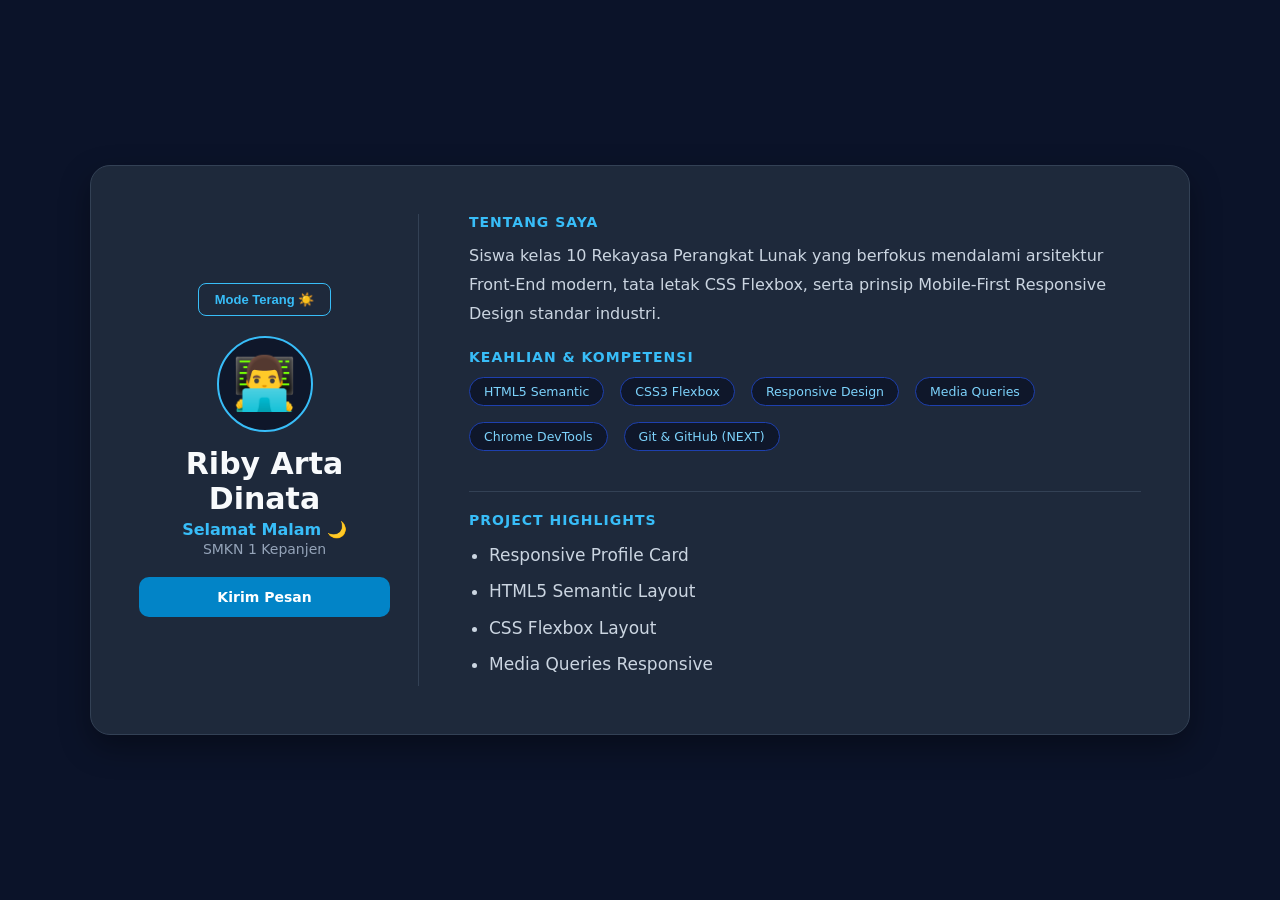
<file: index.html>
<!DOCTYPE html>
<html lang="id">
<head>
    <meta charset="UTF-8">
    <meta name="viewport" content="width=device-width, initial-scale=1.0">
    <title>Profil Digital Responsive - Riby Arta Dinata</title>
    <link rel="stylesheet" href="style.css">
</head>
<body>

   <main class="page-wrapper">
     <article class="profile-card">

       <!-- Kolom kiri / Header Profil -->
       <header class="card-aside">
         <button id="btnToggleTema" class="btn-tema">
            Mode Terang ☀️
         </button>
         
         <div id="avatarProfil" class="avatar-box">
            <span class="avatar-icon">👨‍💻</span>
         </div>
         <h1 class="student-name">Riby Arta Dinata</h1>
         
         <p id="roleSiswa" class="student-role">Junior Web Developer</p>
         
         <p class="student-school">SMKN 1 Kepanjen</p>
         <a href="#" id="btnKontak" class="btn-contact">Kirim Pesan </a>
       </header>

       <!-- Kolom kanan / Konten Detail -->
        <section class="card-content">
          <div class="bio-section">
            <h2 class="section-heading">Tentang Saya</h2>
            <p class="bio-text">
               Siswa kelas 10 Rekayasa Perangkat Lunak yang berfokus mendalami arsitektur Front-End modern, 
               tata letak CSS Flexbox, serta prinsip Mobile-First Responsive Design standar industri.
             </p>
          </div>

          <div class="skills-section">
            <h2 class="section-heading">Keahlian & Kompetensi</h2>
            <div class="skill-matrix">
                <div class="skill-badge">HTML5 Semantic</div>
                <div class="skill-badge">CSS3 Flexbox</div>
                <div class="skill-badge">Responsive Design</div>
                <div class="skill-badge">Media Queries</div>
                <div class="skill-badge">Chrome DevTools</div>
                <div class="skill-badge">Git & GitHub (NEXT) </div>
            </div>

            <div class="project-highlights">
                <h2 class="section-heading">Project Highlights</h2>

            <ul>
                <li>Responsive Profile Card</li>
                <li>HTML5 Semantic Layout</li>
                <li>CSS Flexbox Layout</li>
                <li>Media Queries Responsive</li>
            </ul>
            </div>
          </div>
        </section>

     </article>
    </main>

    <div id="modalKontak" class="modal-overlay">
        <div class="modal-box">
            <h2>Kirim Pesan</h2>
            <p>Silakan hubungi saya melalui email: ribykanesa1@gmail.com</p>
            <button id="btnTutupModal" class="btn-tutup">Tutup</button>
        </div>
    </div>

    <script src="script.js"></script>
 <!-- Modal Popup (Tersembunyi secara default) -->
 <div id="modalKontak" class="modal-overlay">
  <div class="modal-box">
    <h2>Kirim Pesan</h2>
    <p>Silahkan hubungi saya melalui email: ribykanesa1@gmail.com.sch.id</p>
    <button id="btnTutupModal" class="btn-tutup">Tutup</button>
    </div>
 </div>

    <script src="script.js"></script>
</body>
</html>
</file>
<file: style.css>
* {
    margin: 0;
    padding: 0;
    box-sizing: border-box;
}

body {
    font-family: 'Segoe UI', system-ui, -apple-system, sans-serif;
    background-color: #0b1329;
    color: #e2e8f0;
    min-height: 100vh;
    display: flex;
    justify-content: center;
    align-items: center;
    padding: 16px;
}

.page-wrapper {
    width: 100%;
    max-width: 820px;
}

.profile-card {
    background-color: #1e293b;
    border: 1px solid #334155;
    border-radius: 20px;
    padding: 24px;
    box-shadow: 0 12px 30px rgba(0, 0, 0, 0.35);
    display: flex;
    flex-direction: column; 
    gap: 24px;
}

.card-aside {
    display: flex;
    flex-direction: column;
    align-items: center;
    text-align: center;
    padding-bottom: 20px;
    border-bottom: 1px solid #334155;   
}

.avatar-box {
    transition: transform .3s ease;
    width: 84px;
    height: 84px;
    background: #0f172a;
    border: 2px solid #38bdf8;
    border-radius: 50%;
    display: flex;
    justify-content: center;
    align-items: center;
    font-size: 46px;
    margin-bottom: 14px;
    cursor: pointer; 
}

.avatar-box:hover {
    transform: scale(1.05);
}

.student-name {
    font-size: 22px;
    color: #f8fafc;
    font-weight: 700;
}

.student-role {
    color: #38bdf8;
    font-size: 14px;
    font-weight: 600;
    margin-top: 4px;
}

.student-school {
    color: #94a3b8;
    font-size: 13px;
    margin-top: 2px;
}

.btn-contact {
    margin-top: 16px;
    display: inline-block;
    width: 100%; 
    text-align: center;
    background-color: #0284c7;
    color: #ffffff;
    text-decoration: none;
    padding: 12px 20px;
    border-radius: 10px;
    font-weight: 600;
    font-size: 14px;
    transition: all 0.2s ease;
}

.btn-contact:hover {
    background-color: #0369a1;
    transform: translateY(-2px);
}

.card-content {
  display: flex;
  flex-direction: column;
  gap: 20px;
}

.section-heading {
  font-size: 14px;
  color: #38bdf8;
  text-transform: uppercase;
  letter-spacing: 1px;
  font-weight: 700;
  margin-bottom: 12px;
}

.bio-text {
    font-size: 14px;
    line-height: 1.7;
    color: #cbd5e1;
}

.skill-matrix {
    display: flex;
    flex-wrap: wrap;
    gap: 10px;
}

.skill-badge {
    transition: all .3s ease;
    background-color: #0f172a;
    border: 1px solid #1e40af;
    color: #7dd3fc;
    padding: 6px 14px;
    border-radius: 20px;
    font-size: 12.5px;
    font-weight: 500;
    transition: border-color 0.2s ease;
}

.skill-badge:hover {
    border-color: #38bdf8;
    background: #1e293b;
    transform: translateY(-3px);
}

@media screen and (min-width: 680px) {
    body {
        padding: 32px;
    }

    .profile-card {
        flex-direction: row; 
        align-items: stretch;
        padding: 36px;
        gap: 36px;
    }

    .card-aside {
        width: 240px;
        flex-shrink: 0;
        padding-bottom: 0;
        padding-right: 28px;
        border-bottom: none; 
        border-right: 1px solid #334155;
        justify-content: center;
    }

    .avatar-box {
        width: 96px;
        height: 96px;
        font-size: 52px;
    }

    .student-name {
        font-size: 24px;
    }

    .btn-contact {
        width: 100%;
        margin-top: 20px;
    }

    .card-content {
        flex: 1; 
        justify-content: center;
    }

    .bio-text {
        font-size: 15px;
    }
}

@media screen and (min-width: 1024px) {
    .skill-matrix {
        gap: 16px;
    }

    .project-highlights {
        font-size: 17px;
    }

    .page-wrapper {
        max-width: 1100px;
    }

    .profile-card {
        gap: 50px;
        padding: 48px;
    }

    .card-aside {
        width: 280px;
    }

    .student-name {
        font-size: 30px;
    }

    .student-role {
        font-size: 16px;
    }

    .student-school {
        font-size: 14px;
    }

    .bio-text {
        font-size: 16px;
        line-height: 1.8;
    }
}

.project-highlights {
    margin-top: 40px;
    padding-top: 20px;
    border-top: 1px solid #334155;
}

.project-highlights ul {
    margin-top: 10px;
    padding-left: 20px;
    color: #cbd5e1;
    line-height: 1.8;
}

.project-highlights li {
    margin-bottom: 6px;
}

.btn-tema {
    background: transparent;
    border: 1px solid #38bdf8;
    color: #38bdf8;
    padding: 8px 16px;
    border-radius: 8px;
    cursor: pointer;
    margin-bottom: 20px;
    font-weight: 600;
    font-size: 13px;
    transition: 0.3s ease;
    width: max-content; 
}

.btn-tema:hover {
    background: #38bdf8;
    color: #0b1329;
}

body.light-mode {
    background-color: #f8fafc;
    color: #0f172a;
}

body.light-mode .profile-card {
    background-color: #ffffff;
    border-color: #cbd5e1;
    box-shadow: 0 10px 25px rgba(0, 0, 0, 0.05);
}

body.light-mode .student-name {
    color: #0f172a;
}

body.light-mode .card-aside {
    border-color: #cbd5e1;
}

body.light-mode .bio-text,
body.light-mode .project-highlights ul {
    color: #475569;
}

body.light-mode .skill-badge {
    background-color: #f1f5f9;
    border-color: #cbd5e1;
    color: #1e3a8a;
}

body.light-mode .project-highlights {
    border-top: 1px solid #cbd5e1;
}

.modal-overlay {
    position: fixed;
    top: 0;
    left: 0;
    width: 100%;
    height: 100%;
    background-color: rgba(0, 0, 0, 0.75);
    display: none;
    justify-content: center;
    align-items: center;
    z-index: 1000;
    padding: 16px;
}

.modal-overlay.show {
    display: flex;
}

.modal-box {
    background: #1e293b;
    color: #f8fafc;
    padding: 32px;
    border-radius: 16px;
    text-align: center;
    width: 100%;
    max-width: 440px;
    border: 1px solid #334155;
    box-shadow: 0 20px 25px -5px rgba(0, 0, 0, 0.3);
}

.modal-box h2 {
    font-size: 22px;
    color: #38bdf8;
    margin-bottom: 12px;
}

.modal-box p {
    font-size: 14px;
    color: #cbd5e1;
    line-height: 1.6;
    word-break: break-all; 
}

.btn-tutup {
    margin-top: 24px;
    background: #ef4444;
    color: white;
    border: none;
    padding: 10px 24px;
    border-radius: 8px;
    cursor: pointer;
    font-weight: 600;
    font-size: 14px;
    transition: background 0.2s;
    width: 100%;
}

.btn-tutup:hover {
    background: #dc2626;
}

.avatar-box.putar-avatar {
    animation: putarBalik 0.5s ease-in-out;
}

@keyframes putarBalik {
    0% { transform: rotate(0deg) scale(1); }
    50% { transform: rotate(180deg) scale(1.1); }
    100% { transform: rotate(360deg) scale(1); }
}
</file>
